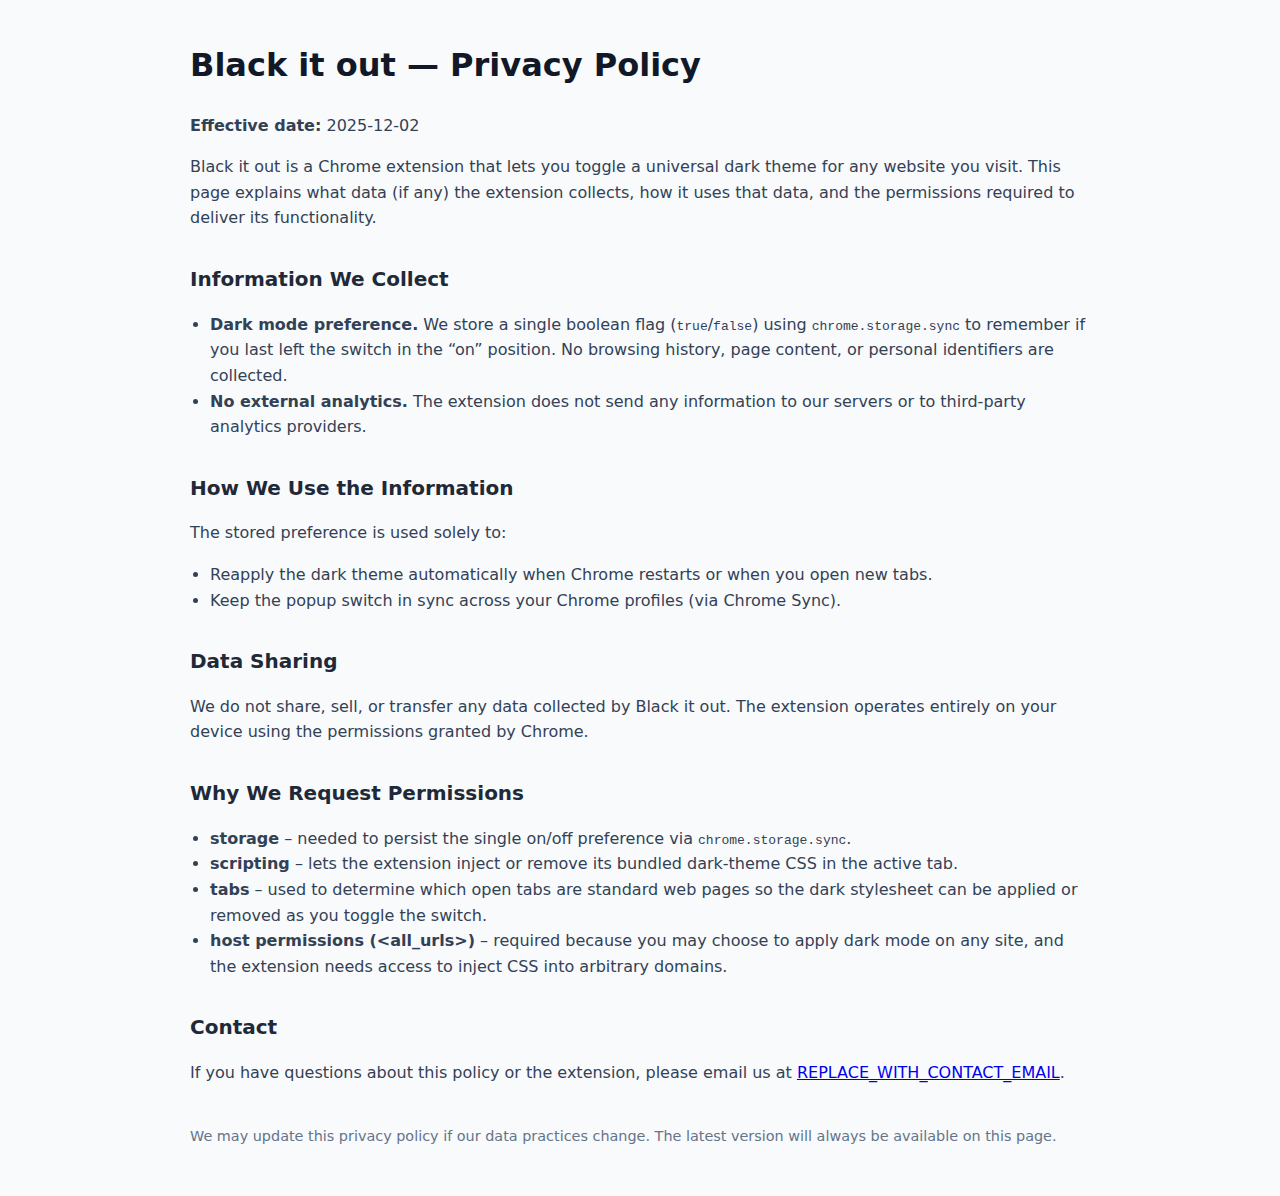
<file: docs/index.html>
<!DOCTYPE html>
<html lang="en">
  <head>
    <meta charset="UTF-8" />
    <meta name="viewport" content="width=device-width, initial-scale=1" />
    <title>Black it out — Privacy Policy</title>
    <style>
      :root {
        font-family: "Segoe UI", system-ui, -apple-system, BlinkMacSystemFont, sans-serif;
        color: #0f172a;
        background: #f8fafc;
      }

      body {
        margin: 0;
        padding: 0;
      }

      main {
        max-width: 900px;
        margin: 0 auto;
        padding: 2.5rem 1.5rem 3rem;
        line-height: 1.6;
      }

      h1 {
        margin-top: 0;
        font-size: 2rem;
        color: #111827;
      }

      h2 {
        margin-top: 2rem;
        font-size: 1.25rem;
        color: #1f2937;
      }

      p,
      li {
        color: #334155;
      }

      ul {
        padding-left: 1.25rem;
      }

      footer {
        margin-top: 2.5rem;
        font-size: 0.9rem;
        color: #64748b;
      }
    </style>
  </head>
  <body>
    <main>
      <h1>Black it out — Privacy Policy</h1>
      <p><strong>Effective date:</strong> <span id="effective-date">2025-12-02</span></p>

      <p>
        Black it out is a Chrome extension that lets you toggle a universal dark theme for any
        website you visit. This page explains what data (if any) the extension collects, how it uses
        that data, and the permissions required to deliver its functionality.
      </p>

      <h2>Information We Collect</h2>
      <ul>
        <li>
          <strong>Dark mode preference.</strong> We store a single boolean flag
          (<code>true</code>/<code>false</code>) using <code>chrome.storage.sync</code> to remember if
          you last left the switch in the “on” position. No browsing history, page content, or
          personal identifiers are collected.
        </li>
        <li>
          <strong>No external analytics.</strong> The extension does not send any information to our
          servers or to third-party analytics providers.
        </li>
      </ul>

      <h2>How We Use the Information</h2>
      <p>The stored preference is used solely to:</p>
      <ul>
        <li>Reapply the dark theme automatically when Chrome restarts or when you open new tabs.</li>
        <li>Keep the popup switch in sync across your Chrome profiles (via Chrome Sync).</li>
      </ul>

      <h2>Data Sharing</h2>
      <p>
        We do not share, sell, or transfer any data collected by Black it out. The extension operates
        entirely on your device using the permissions granted by Chrome.
      </p>

      <h2>Why We Request Permissions</h2>
      <ul>
        <li>
          <strong>storage</strong> – needed to persist the single on/off preference via
          <code>chrome.storage.sync</code>.
        </li>
        <li>
          <strong>scripting</strong> – lets the extension inject or remove its bundled dark-theme CSS
          in the active tab.
        </li>
        <li>
          <strong>tabs</strong> – used to determine which open tabs are standard web pages so the dark
          stylesheet can be applied or removed as you toggle the switch.
        </li>
        <li>
          <strong>host permissions (&lt;all_urls&gt;)</strong> – required because you may choose to
          apply dark mode on any site, and the extension needs access to inject CSS into arbitrary
          domains.
        </li>
      </ul>

      <h2>Contact</h2>
      <p>
        If you have questions about this policy or the extension, please email us at
        <a href="mailto:REPLACE_WITH_CONTACT_EMAIL">REPLACE_WITH_CONTACT_EMAIL</a>.
      </p>

      <footer>
        We may update this privacy policy if our data practices change. The latest version will
        always be available on this page.
      </footer>
    </main>
  </body>
</html>
</file>
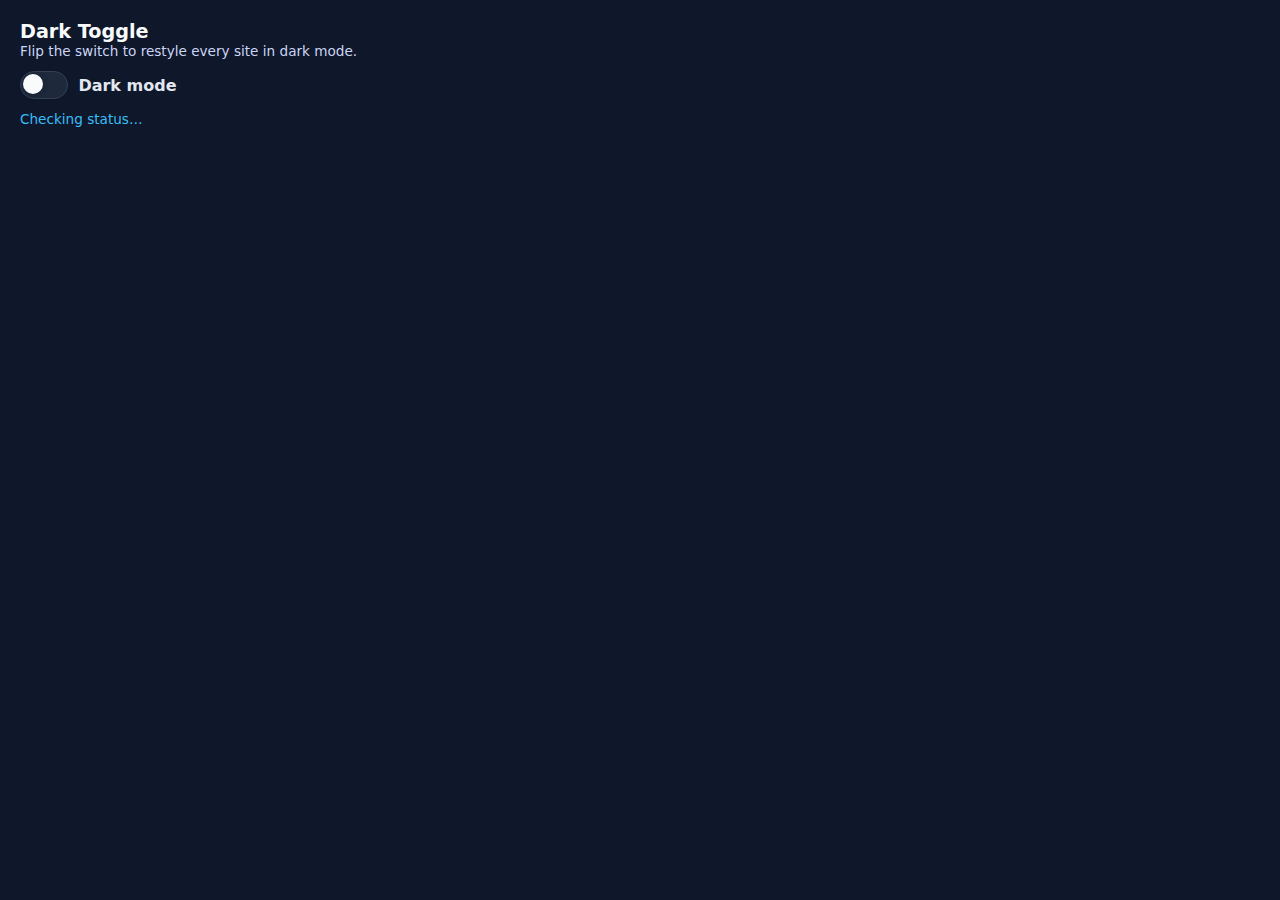
<file: popup.html>
<!DOCTYPE html>
<html lang="en">
  <head>
    <meta charset="UTF-8" />
    <meta name="viewport" content="width=device-width, initial-scale=1.0" />
    <title>Dark Toggle</title>
    <link rel="stylesheet" href="popup.css" />
  </head>
  <body>
    <main class="card">
      <header>
        <h1>Dark Toggle</h1>
        <p>Flip the switch to restyle every site in dark mode.</p>
      </header>
      <label class="toggle">
        <input type="checkbox" id="dark-toggle" />
        <span class="slider"></span>
        <span class="toggle-label">Dark mode</span>
      </label>
      <p class="status" id="status-text">Checking status…</p>
    </main>
    <script type="module" src="popup.js"></script>
  </body>
</html>
</file>
<file: popup.css>
:root {
  font-family: "Segoe UI", system-ui, -apple-system, BlinkMacSystemFont, sans-serif;
  color-scheme: light dark;
}

body {
  margin: 0;
  min-width: 260px;
  background: #0f172a;
  color: #f8fafc;
}

.card {
  padding: 1.25rem;
  display: flex;
  flex-direction: column;
  gap: 0.75rem;
}

h1 {
  margin: 0;
  font-size: 1.2rem;
}

p {
  margin: 0;
  font-size: 0.85rem;
  color: #cbd5f5;
}

.toggle {
  display: flex;
  align-items: center;
  gap: 0.65rem;
  cursor: pointer;
  user-select: none;
}

.toggle input {
  display: none;
}

.slider {
  width: 46px;
  height: 26px;
  background: #1e293b;
  border-radius: 999px;
  position: relative;
  transition: background 200ms ease;
  border: 1px solid #334155;
}

.slider::after {
  content: "";
  position: absolute;
  width: 20px;
  height: 20px;
  border-radius: 50%;
  background: #f8fafc;
  top: 2px;
  left: 2px;
  transition: transform 200ms ease;
  box-shadow: 0 2px 6px rgba(15, 23, 42, 0.4);
}

input:checked + .slider {
  background: #059669;
  border-color: #047857;
}

input:checked + .slider::after {
  transform: translateX(20px);
}

.toggle-label {
  font-weight: 600;
  color: #e2e8f0;
}

.status {
  font-weight: 500;
  color: #38bdf8;
}
</file>
